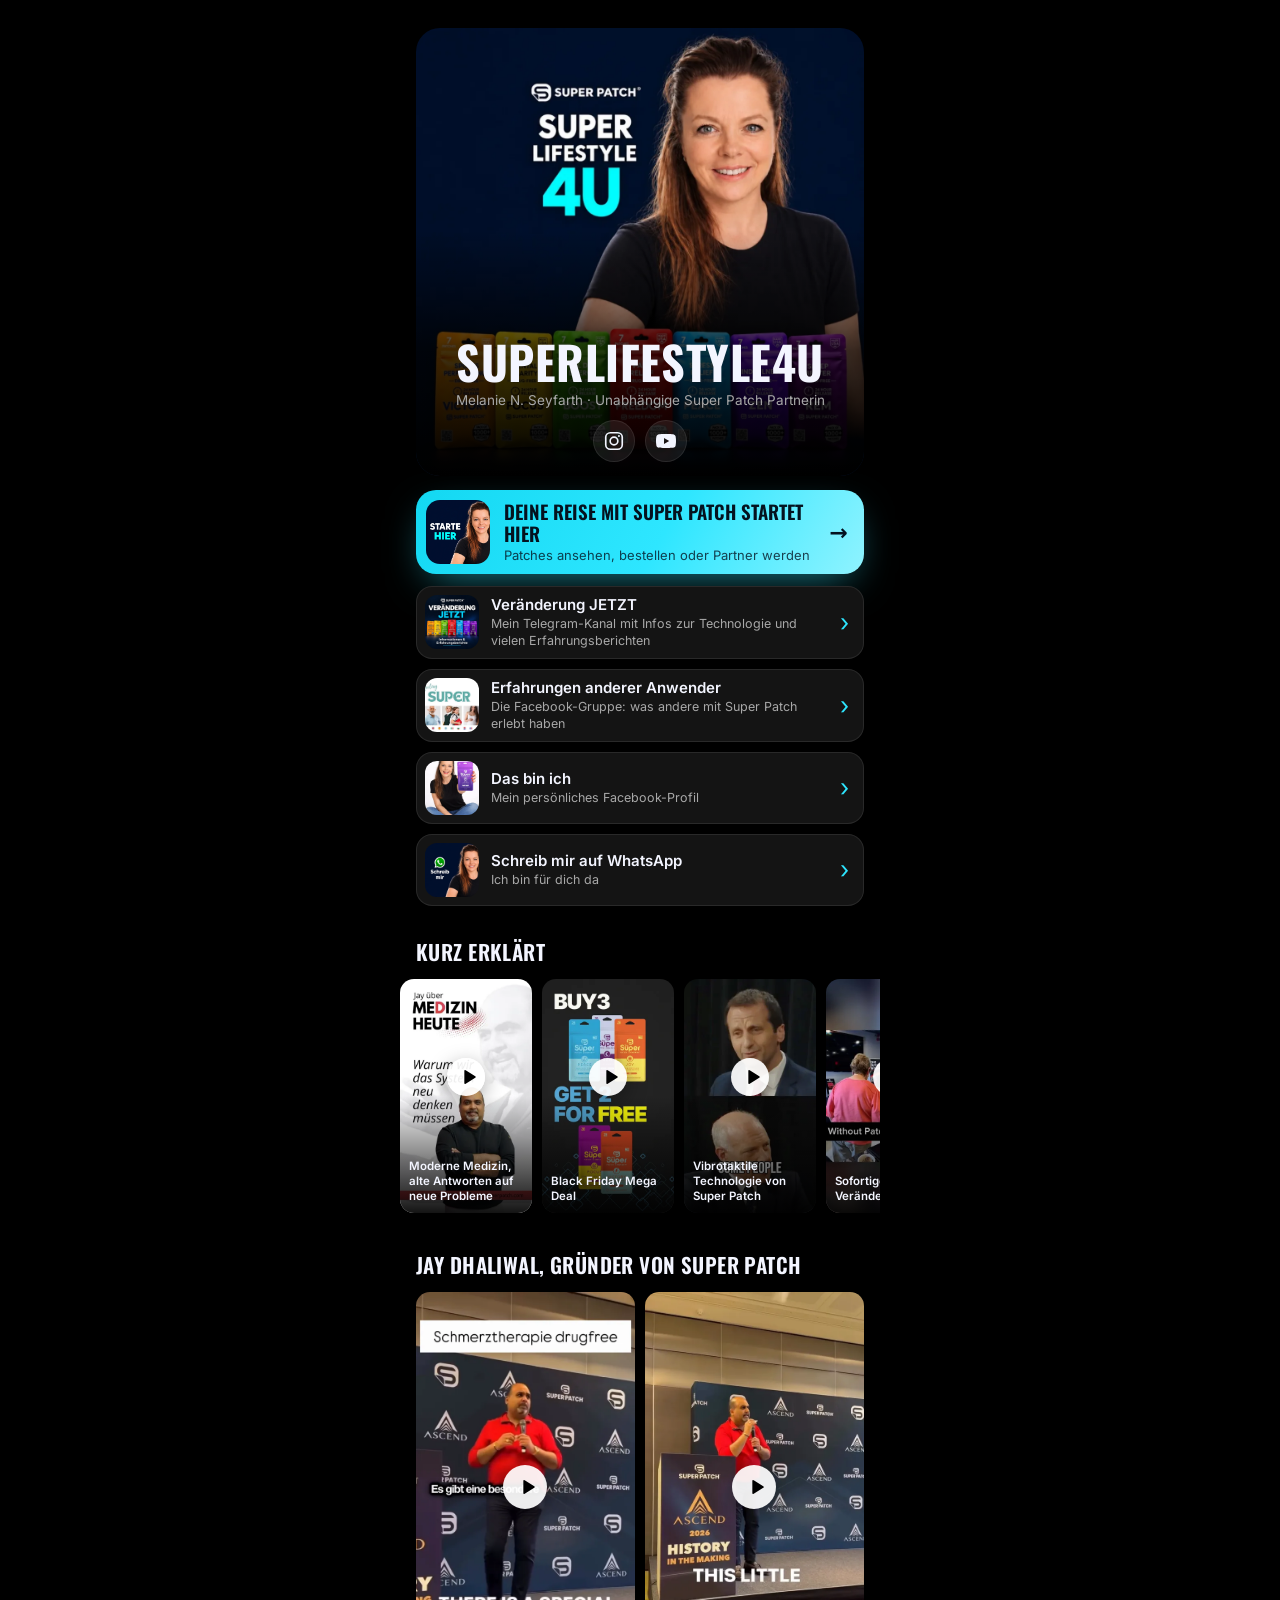
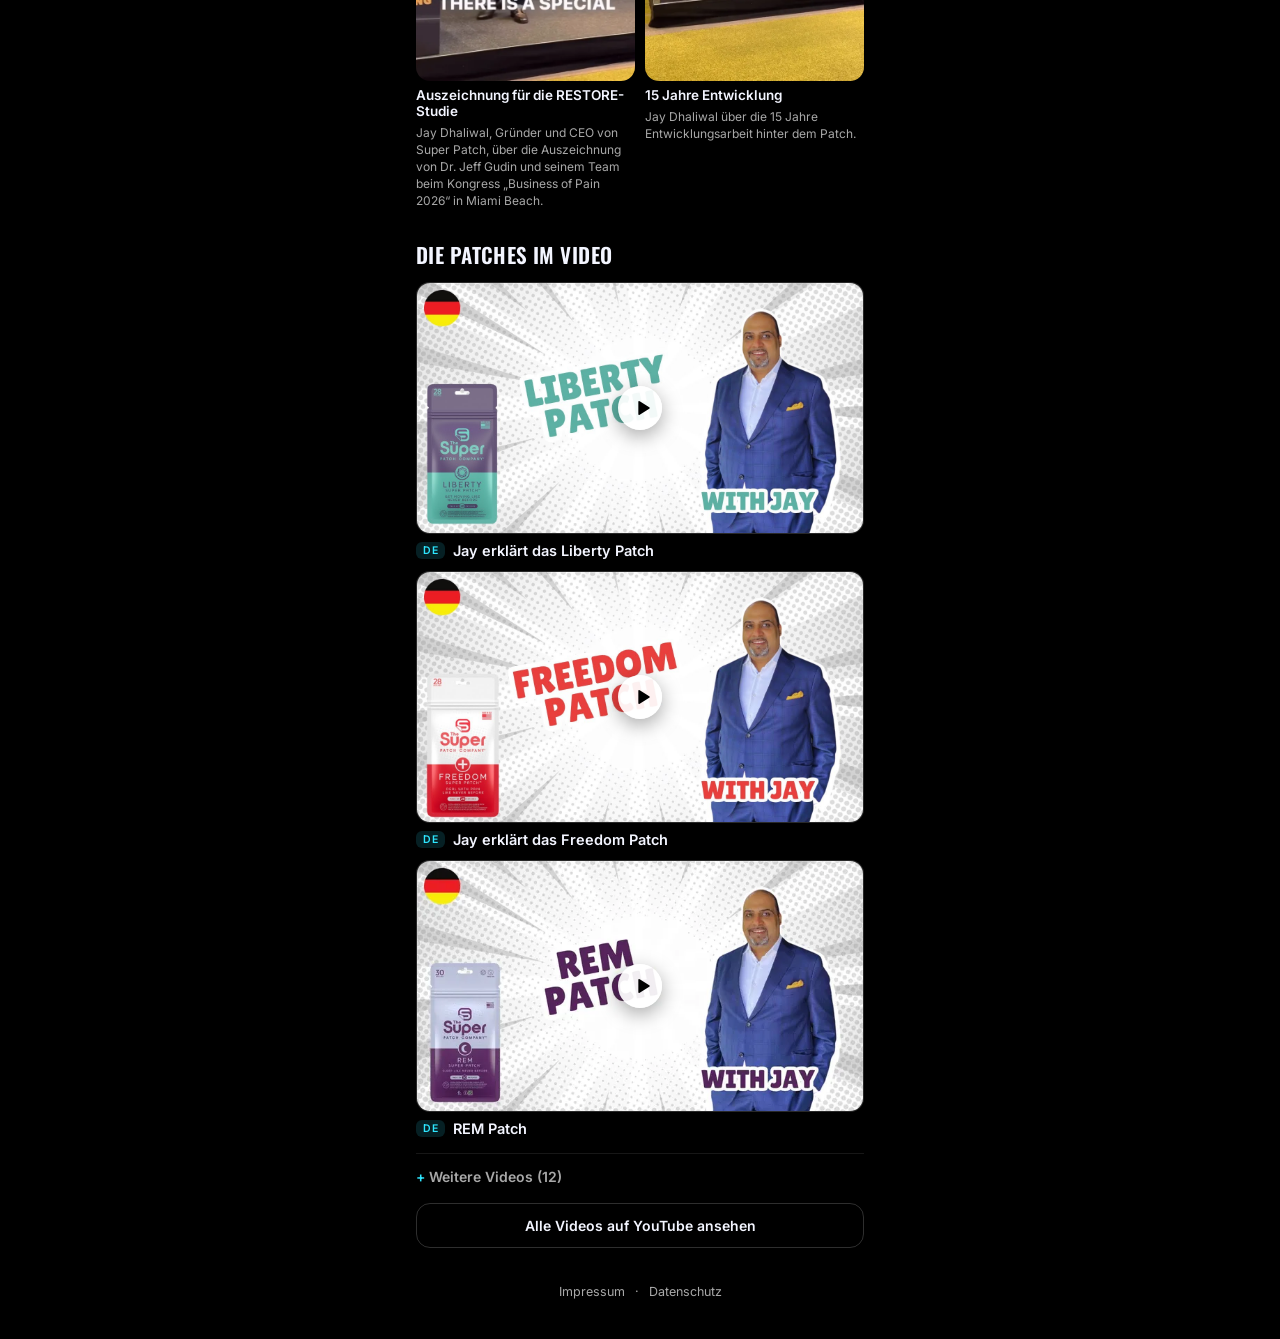
<file: index.html>
<!doctype html>
<html lang="de"><head><meta charset="utf-8"><meta name="viewport" content="width=device-width, initial-scale=1">
<title>Superlifestyle4u · Melanie N. Seyfarth</title><meta name="description" content="Super Patch: Infos, Erfahrungsberichte, Videos und Kontakt zu Melanie."><meta name="author" content="Melanie N. Seyfarth">
<meta property="og:title" content="Superlifestyle4u · Melanie N. Seyfarth"><meta property="og:description" content="Super Patch: Infos, Erfahrungsberichte, Videos und Kontakt zu Melanie."><meta property="og:type" content="website"><meta property="og:image" content="https://rseyfarth.github.io/superlifestyle4u/assets/og.jpg"><meta property="og:url" content="https://rseyfarth.github.io/superlifestyle4u/"><meta name="twitter:card" content="summary_large_image">
<link rel="icon" href="assets/avatar.png"><link rel="apple-touch-icon" href="assets/avatar.png"><link rel="stylesheet" href="style.css?v=f6229a7b"></head>
<body class="sl-page"><div class="sl-ambient" aria-hidden="true"></div>
<main class="sl-col">
<header class="sl-hero"><img src="assets/hero.webp" alt="Melanie N. Seyfarth mit den Super Patch Sorten" class="sl-hero-img"><div class="sl-hero-fade"></div>
<div class="sl-hero-text"><h1 class="sl-name">Superlifestyle4u</h1><p class="sl-role">Melanie N. Seyfarth · Unabhängige Super Patch Partnerin</p>
<div class="sl-social"><a href="https://www.instagram.com/superlifestyle4u" target="_blank" rel="noopener noreferrer" aria-label="Instagram" class="sl-social-btn"><svg viewBox="0 0 24 24" width="22" height="22" fill="none" stroke="currentColor" stroke-width="1.8"><rect x="3" y="3" width="18" height="18" rx="5"/><circle cx="12" cy="12" r="4.2"/><circle cx="17.4" cy="6.6" r="1.1" fill="currentColor" stroke="none"/></svg></a>
<a href="https://www.youtube.com/@heilberatung" target="_blank" rel="noopener noreferrer" aria-label="YouTube" class="sl-social-btn"><svg viewBox="0 0 24 24" width="24" height="24" fill="currentColor"><path d="M21.6 7.2a2.5 2.5 0 0 0-1.76-1.77C18.27 5 12 5 12 5s-6.27 0-7.84.43A2.5 2.5 0 0 0 2.4 7.2 26 26 0 0 0 2 12a26 26 0 0 0 .4 4.8 2.5 2.5 0 0 0 1.76 1.77C5.73 19 12 19 12 19s6.27 0 7.84-.43a2.5 2.5 0 0 0 1.76-1.77A26 26 0 0 0 22 12a26 26 0 0 0-.4-4.8zM10 15V9l5.2 3L10 15z"/></svg></a></div></div></header>
<a href="https://dein.superpatch.com/" target="_blank" rel="noopener noreferrer" class="sl-main-cta"><img src="assets/start.webp" alt="" class="sl-main-cta-img"><span class="sl-main-cta-body"><span class="sl-main-cta-title">Deine Reise mit Super Patch startet hier</span><span class="sl-main-cta-text">Patches ansehen, bestellen oder Partner werden</span></span><span class="sl-main-cta-arrow" aria-hidden="true">→</span></a>
<nav class="sl-links" aria-label="Links"><a href="https://t.me/veraenderungjetzt" target="_blank" rel="noopener noreferrer" class="sl-link"><img src="assets/telegram.webp" alt="" class="sl-link-img"><span class="sl-link-body"><span class="sl-link-title">Veränderung JETZT</span><span class="sl-link-text">Mein Telegram-Kanal mit Infos zur Technologie und vielen Erfahrungsberichten</span></span><span class="sl-link-arrow" aria-hidden="true">›</span></a><a href="https://m.facebook.com/groups/956448215670293/" target="_blank" rel="noopener noreferrer" class="sl-link"><img src="assets/community.webp" alt="" class="sl-link-img"><span class="sl-link-body"><span class="sl-link-title">Erfahrungen anderer Anwender</span><span class="sl-link-text">Die Facebook-Gruppe: was andere mit Super Patch erlebt haben</span></span><span class="sl-link-arrow" aria-hidden="true">›</span></a><a href="https://www.facebook.com/share/16iSZDcPRD/" target="_blank" rel="noopener noreferrer" class="sl-link"><img src="assets/profil.webp" alt="" class="sl-link-img"><span class="sl-link-body"><span class="sl-link-title">Das bin ich</span><span class="sl-link-text">Mein persönliches Facebook-Profil</span></span><span class="sl-link-arrow" aria-hidden="true">›</span></a><a href="https://wa.me/4915156085551" target="_blank" rel="noopener noreferrer" class="sl-link"><img src="assets/whatsapp.webp" alt="" class="sl-link-img"><span class="sl-link-body"><span class="sl-link-title">Schreib mir auf WhatsApp</span><span class="sl-link-text">Ich bin für dich da</span></span><span class="sl-link-arrow" aria-hidden="true">›</span></a></nav>
<section class="sl-section"><h2 class="sl-h2">Kurz erklärt</h2><div class="sl-shorts"><button type="button" class="sl-short" data-yt="hqQiaKcssfo" data-tall="1"><img src="assets/yt/hqQiaKcssfo.webp" alt="" loading="lazy" class="sl-short-img"><span class="sl-play" aria-hidden="true"><svg viewBox="0 0 24 24" width="22" height="22" fill="currentColor"><path d="M8 5.5v13a1 1 0 0 0 1.5.86l10.4-6.5a1 1 0 0 0 0-1.72L9.5 4.64A1 1 0 0 0 8 5.5z"/></svg></span><span class="sl-short-title">Moderne Medizin, alte Antworten auf neue Probleme</span></button><button type="button" class="sl-short" data-yt="ID4qA0dTEJg" data-tall="1"><img src="assets/yt/ID4qA0dTEJg.webp" alt="" loading="lazy" class="sl-short-img"><span class="sl-play" aria-hidden="true"><svg viewBox="0 0 24 24" width="22" height="22" fill="currentColor"><path d="M8 5.5v13a1 1 0 0 0 1.5.86l10.4-6.5a1 1 0 0 0 0-1.72L9.5 4.64A1 1 0 0 0 8 5.5z"/></svg></span><span class="sl-short-title">Black Friday Mega Deal</span></button><button type="button" class="sl-short" data-yt="Ih1LGjGePOM" data-tall="1"><img src="assets/yt/Ih1LGjGePOM.webp" alt="" loading="lazy" class="sl-short-img"><span class="sl-play" aria-hidden="true"><svg viewBox="0 0 24 24" width="22" height="22" fill="currentColor"><path d="M8 5.5v13a1 1 0 0 0 1.5.86l10.4-6.5a1 1 0 0 0 0-1.72L9.5 4.64A1 1 0 0 0 8 5.5z"/></svg></span><span class="sl-short-title">Vibrotaktile Technologie von Super Patch</span></button><button type="button" class="sl-short" data-yt="hR-Yp6534fc" data-tall="1"><img src="assets/yt/hR-Yp6534fc.webp" alt="" loading="lazy" class="sl-short-img"><span class="sl-play" aria-hidden="true"><svg viewBox="0 0 24 24" width="22" height="22" fill="currentColor"><path d="M8 5.5v13a1 1 0 0 0 1.5.86l10.4-6.5a1 1 0 0 0 0-1.72L9.5 4.64A1 1 0 0 0 8 5.5z"/></svg></span><span class="sl-short-title">Sofortige Veränderung</span></button><button type="button" class="sl-short" data-yt="P-tJDqF7eNo" data-tall="1"><img src="assets/yt/P-tJDqF7eNo.webp" alt="" loading="lazy" class="sl-short-img"><span class="sl-play" aria-hidden="true"><svg viewBox="0 0 24 24" width="22" height="22" fill="currentColor"><path d="M8 5.5v13a1 1 0 0 0 1.5.86l10.4-6.5a1 1 0 0 0 0-1.72L9.5 4.64A1 1 0 0 0 8 5.5z"/></svg></span><span class="sl-short-title">Schmerzen: Die Studie zeigt …</span></button><button type="button" class="sl-short" data-yt="ETkhepRYbS8" data-tall="1"><img src="assets/yt/ETkhepRYbS8.webp" alt="" loading="lazy" class="sl-short-img"><span class="sl-play" aria-hidden="true"><svg viewBox="0 0 24 24" width="22" height="22" fill="currentColor"><path d="M8 5.5v13a1 1 0 0 0 1.5.86l10.4-6.5a1 1 0 0 0 0-1.72L9.5 4.64A1 1 0 0 0 8 5.5z"/></svg></span><span class="sl-short-title">Deutliche Stressreduzierung sichtbar</span></button><button type="button" class="sl-short" data-yt="bD5rk8vXZrs" data-tall="1"><img src="assets/yt/bD5rk8vXZrs.webp" alt="" loading="lazy" class="sl-short-img"><span class="sl-play" aria-hidden="true"><svg viewBox="0 0 24 24" width="22" height="22" fill="currentColor"><path d="M8 5.5v13a1 1 0 0 0 1.5.86l10.4-6.5a1 1 0 0 0 0-1.72L9.5 4.64A1 1 0 0 0 8 5.5z"/></svg></span><span class="sl-short-title">Erfahrungsbericht Freedom und Defend</span></button><button type="button" class="sl-short" data-yt="nkMjXvPpNxM" data-tall="1"><img src="assets/yt/nkMjXvPpNxM.webp" alt="" loading="lazy" class="sl-short-img"><span class="sl-play" aria-hidden="true"><svg viewBox="0 0 24 24" width="22" height="22" fill="currentColor"><path d="M8 5.5v13a1 1 0 0 0 1.5.86l10.4-6.5a1 1 0 0 0 0-1.72L9.5 4.64A1 1 0 0 0 8 5.5z"/></svg></span><span class="sl-short-title">Testimony Pain</span></button><button type="button" class="sl-short" data-yt="UfXvNrsKk1Y" data-tall="1"><img src="assets/yt/UfXvNrsKk1Y.webp" alt="" loading="lazy" class="sl-short-img"><span class="sl-play" aria-hidden="true"><svg viewBox="0 0 24 24" width="22" height="22" fill="currentColor"><path d="M8 5.5v13a1 1 0 0 0 1.5.86l10.4-6.5a1 1 0 0 0 0-1.72L9.5 4.64A1 1 0 0 0 8 5.5z"/></svg></span><span class="sl-short-title">28. Oktober 2025</span></button></div></section>
<section class="sl-section"><h2 class="sl-h2">Jay Dhaliwal, Gründer von Super Patch</h2><div class="sl-own"><button type="button" class="sl-own-card" data-mp4="assets/jay-restore.mp4"><span class="sl-own-thumb"><img src="assets/jay-restore.webp" alt="" loading="lazy"><span class="sl-play" aria-hidden="true"><svg viewBox="0 0 24 24" width="22" height="22" fill="currentColor"><path d="M8 5.5v13a1 1 0 0 0 1.5.86l10.4-6.5a1 1 0 0 0 0-1.72L9.5 4.64A1 1 0 0 0 8 5.5z"/></svg></span></span><span class="sl-own-title">Auszeichnung für die RESTORE-Studie</span><span class="sl-own-text">Jay Dhaliwal, Gründer und CEO von Super Patch, über die Auszeichnung von Dr. Jeff Gudin und seinem Team beim Kongress „Business of Pain 2026“ in Miami Beach.</span></button><button type="button" class="sl-own-card" data-mp4="assets/jay-15-jahre.mp4"><span class="sl-own-thumb"><img src="assets/jay-15-jahre.webp" alt="" loading="lazy"><span class="sl-play" aria-hidden="true"><svg viewBox="0 0 24 24" width="22" height="22" fill="currentColor"><path d="M8 5.5v13a1 1 0 0 0 1.5.86l10.4-6.5a1 1 0 0 0 0-1.72L9.5 4.64A1 1 0 0 0 8 5.5z"/></svg></span></span><span class="sl-own-title">15 Jahre Entwicklung</span><span class="sl-own-text">Jay Dhaliwal über die 15 Jahre Entwicklungsarbeit hinter dem Patch.</span></button></div></section>
<section class="sl-section"><h2 class="sl-h2">Die Patches im Video</h2><div class="sl-videos"><button type="button" class="sl-video" data-yt="k8I13t224ok"><span class="sl-video-thumb"><img src="assets/yt/k8I13t224ok.jpg" alt="" loading="lazy"><span class="sl-play" aria-hidden="true"><svg viewBox="0 0 24 24" width="22" height="22" fill="currentColor"><path d="M8 5.5v13a1 1 0 0 0 1.5.86l10.4-6.5a1 1 0 0 0 0-1.72L9.5 4.64A1 1 0 0 0 8 5.5z"/></svg></span></span><span class="sl-video-meta"><span class="sl-lang">DE</span><span class="sl-video-title">Jay erklärt das Liberty Patch</span></span></button><button type="button" class="sl-video" data-yt="mZjBuVmEtS4"><span class="sl-video-thumb"><img src="assets/yt/mZjBuVmEtS4.jpg" alt="" loading="lazy"><span class="sl-play" aria-hidden="true"><svg viewBox="0 0 24 24" width="22" height="22" fill="currentColor"><path d="M8 5.5v13a1 1 0 0 0 1.5.86l10.4-6.5a1 1 0 0 0 0-1.72L9.5 4.64A1 1 0 0 0 8 5.5z"/></svg></span></span><span class="sl-video-meta"><span class="sl-lang">DE</span><span class="sl-video-title">Jay erklärt das Freedom Patch</span></span></button><button type="button" class="sl-video" data-yt="Dt9QMNOUzMY"><span class="sl-video-thumb"><img src="assets/yt/Dt9QMNOUzMY.webp" alt="" loading="lazy"><span class="sl-play" aria-hidden="true"><svg viewBox="0 0 24 24" width="22" height="22" fill="currentColor"><path d="M8 5.5v13a1 1 0 0 0 1.5.86l10.4-6.5a1 1 0 0 0 0-1.72L9.5 4.64A1 1 0 0 0 8 5.5z"/></svg></span></span><span class="sl-video-meta"><span class="sl-lang">DE</span><span class="sl-video-title">REM Patch</span></span></button></div>
<details class="sl-more"><summary>Weitere Videos (12)</summary><div class="sl-videos"><button type="button" class="sl-video" data-yt="yP2oXVvSrqc"><span class="sl-video-thumb"><img src="assets/yt/yP2oXVvSrqc.webp" alt="" loading="lazy"><span class="sl-play" aria-hidden="true"><svg viewBox="0 0 24 24" width="22" height="22" fill="currentColor"><path d="M8 5.5v13a1 1 0 0 0 1.5.86l10.4-6.5a1 1 0 0 0 0-1.72L9.5 4.64A1 1 0 0 0 8 5.5z"/></svg></span></span><span class="sl-video-meta"><span class="sl-lang">DE</span><span class="sl-video-title">Wie die Technologie funktioniert</span></span></button><button type="button" class="sl-video" data-yt="7biT7ZaT4I8"><span class="sl-video-thumb"><img src="assets/yt/7biT7ZaT4I8.webp" alt="" loading="lazy"><span class="sl-play" aria-hidden="true"><svg viewBox="0 0 24 24" width="22" height="22" fill="currentColor"><path d="M8 5.5v13a1 1 0 0 0 1.5.86l10.4-6.5a1 1 0 0 0 0-1.72L9.5 4.64A1 1 0 0 0 8 5.5z"/></svg></span></span><span class="sl-video-meta"><span class="sl-lang">DE</span><span class="sl-video-title">Lumi Patch</span></span></button><button type="button" class="sl-video" data-yt="xzSriNDz28s"><span class="sl-video-thumb"><img src="assets/yt/xzSriNDz28s.webp" alt="" loading="lazy"><span class="sl-play" aria-hidden="true"><svg viewBox="0 0 24 24" width="22" height="22" fill="currentColor"><path d="M8 5.5v13a1 1 0 0 0 1.5.86l10.4-6.5a1 1 0 0 0 0-1.72L9.5 4.64A1 1 0 0 0 8 5.5z"/></svg></span></span><span class="sl-video-meta"><span class="sl-lang">DE</span><span class="sl-video-title">Rocket Patch</span></span></button><button type="button" class="sl-video" data-yt="AbyxyIsGTQU"><span class="sl-video-thumb"><img src="assets/yt/AbyxyIsGTQU.webp" alt="" loading="lazy"><span class="sl-play" aria-hidden="true"><svg viewBox="0 0 24 24" width="22" height="22" fill="currentColor"><path d="M8 5.5v13a1 1 0 0 0 1.5.86l10.4-6.5a1 1 0 0 0 0-1.72L9.5 4.64A1 1 0 0 0 8 5.5z"/></svg></span></span><span class="sl-video-meta"><span class="sl-lang">EN</span><span class="sl-video-title">REM Patch</span></span></button><button type="button" class="sl-video" data-yt="XaWDJxgb1Q4"><span class="sl-video-thumb"><img src="assets/yt/XaWDJxgb1Q4.webp" alt="" loading="lazy"><span class="sl-play" aria-hidden="true"><svg viewBox="0 0 24 24" width="22" height="22" fill="currentColor"><path d="M8 5.5v13a1 1 0 0 0 1.5.86l10.4-6.5a1 1 0 0 0 0-1.72L9.5 4.64A1 1 0 0 0 8 5.5z"/></svg></span></span><span class="sl-video-meta"><span class="sl-lang">EN</span><span class="sl-video-title">Lumi Patch</span></span></button><button type="button" class="sl-video" data-yt="wzXYRicPb5M"><span class="sl-video-thumb"><img src="assets/yt/wzXYRicPb5M.webp" alt="" loading="lazy"><span class="sl-play" aria-hidden="true"><svg viewBox="0 0 24 24" width="22" height="22" fill="currentColor"><path d="M8 5.5v13a1 1 0 0 0 1.5.86l10.4-6.5a1 1 0 0 0 0-1.72L9.5 4.64A1 1 0 0 0 8 5.5z"/></svg></span></span><span class="sl-video-meta"><span class="sl-lang">US</span><span class="sl-video-title">Rocket Patch</span></span></button><button type="button" class="sl-video" data-yt="ml23Q4Ri8j4"><span class="sl-video-thumb"><img src="assets/yt/ml23Q4Ri8j4.webp" alt="" loading="lazy"><span class="sl-play" aria-hidden="true"><svg viewBox="0 0 24 24" width="22" height="22" fill="currentColor"><path d="M8 5.5v13a1 1 0 0 0 1.5.86l10.4-6.5a1 1 0 0 0 0-1.72L9.5 4.64A1 1 0 0 0 8 5.5z"/></svg></span></span><span class="sl-video-meta"><span class="sl-lang">ES</span><span class="sl-video-title">REM Patch</span></span></button><button type="button" class="sl-video" data-yt="9KnTbvGlFtE"><span class="sl-video-thumb"><img src="assets/yt/9KnTbvGlFtE.webp" alt="" loading="lazy"><span class="sl-play" aria-hidden="true"><svg viewBox="0 0 24 24" width="22" height="22" fill="currentColor"><path d="M8 5.5v13a1 1 0 0 0 1.5.86l10.4-6.5a1 1 0 0 0 0-1.72L9.5 4.64A1 1 0 0 0 8 5.5z"/></svg></span></span><span class="sl-video-meta"><span class="sl-lang">ES</span><span class="sl-video-title">Lumi Patch</span></span></button><button type="button" class="sl-video" data-yt="Qd1TK5hhRqw"><span class="sl-video-thumb"><img src="assets/yt/Qd1TK5hhRqw.webp" alt="" loading="lazy"><span class="sl-play" aria-hidden="true"><svg viewBox="0 0 24 24" width="22" height="22" fill="currentColor"><path d="M8 5.5v13a1 1 0 0 0 1.5.86l10.4-6.5a1 1 0 0 0 0-1.72L9.5 4.64A1 1 0 0 0 8 5.5z"/></svg></span></span><span class="sl-video-meta"><span class="sl-lang">ES</span><span class="sl-video-title">Boost Patch</span></span></button><button type="button" class="sl-video" data-yt="cdijfMQuRvA"><span class="sl-video-thumb"><img src="assets/yt/cdijfMQuRvA.webp" alt="" loading="lazy"><span class="sl-play" aria-hidden="true"><svg viewBox="0 0 24 24" width="22" height="22" fill="currentColor"><path d="M8 5.5v13a1 1 0 0 0 1.5.86l10.4-6.5a1 1 0 0 0 0-1.72L9.5 4.64A1 1 0 0 0 8 5.5z"/></svg></span></span><span class="sl-video-meta"><span class="sl-lang">DK</span><span class="sl-video-title">Hvordan Freedom Patch fungerer</span></span></button><button type="button" class="sl-video" data-yt="ZDiafYmS3wg"><span class="sl-video-thumb"><img src="assets/yt/ZDiafYmS3wg.webp" alt="" loading="lazy"><span class="sl-play" aria-hidden="true"><svg viewBox="0 0 24 24" width="22" height="22" fill="currentColor"><path d="M8 5.5v13a1 1 0 0 0 1.5.86l10.4-6.5a1 1 0 0 0 0-1.72L9.5 4.64A1 1 0 0 0 8 5.5z"/></svg></span></span><span class="sl-video-meta"><span class="sl-lang">DK</span><span class="sl-video-title">Hvordan REM Patch fungerer</span></span></button><button type="button" class="sl-video" data-yt="sqTKP4ETPfA"><span class="sl-video-thumb"><img src="assets/yt/sqTKP4ETPfA.webp" alt="" loading="lazy"><span class="sl-play" aria-hidden="true"><svg viewBox="0 0 24 24" width="22" height="22" fill="currentColor"><path d="M8 5.5v13a1 1 0 0 0 1.5.86l10.4-6.5a1 1 0 0 0 0-1.72L9.5 4.64A1 1 0 0 0 8 5.5z"/></svg></span></span><span class="sl-video-meta"><span class="sl-lang">DK</span><span class="sl-video-title">Sådan laver du demoen med Jay</span></span></button></div></details>
<a href="https://www.youtube.com/@heilberatung" target="_blank" rel="noopener noreferrer" class="sl-yt-channel">Alle Videos auf YouTube ansehen</a></section>
<footer class="sl-footer"><a href="impressum.html">Impressum</a><span aria-hidden="true">·</span><a href="datenschutz.html">Datenschutz</a></footer>
</main>
<div class="sl-modal" id="modal" role="dialog" aria-modal="true" hidden><div class="sl-modal-box" id="box"></div><p class="sl-modal-note" id="note">Wiedergabe über YouTube</p></div>
<script>
const m=document.getElementById('modal'),box=document.getElementById('box'),note=document.getElementById('note');
function close(){m.hidden=true;box.innerHTML='';document.body.style.overflow='';}
function open(inner,tall,yt){box.className='sl-modal-box '+(tall?'sl-tall':'sl-wide');box.innerHTML=inner+'<button type="button" class="sl-close" aria-label="Schließen">×</button>';note.hidden=!yt;m.hidden=false;document.body.style.overflow='hidden';box.querySelector('.sl-close').onclick=close;}
document.querySelectorAll('[data-yt]').forEach(b=>b.addEventListener('click',()=>open('<iframe src="https://www.youtube-nocookie.com/embed/'+b.dataset.yt+'?autoplay=1&rel=0&playsinline=1" title="Video" allow="autoplay; encrypted-media; picture-in-picture; fullscreen" allowfullscreen></iframe>',!!b.dataset.tall,true)));
document.querySelectorAll('[data-mp4]').forEach(b=>b.addEventListener('click',()=>open('<video src="'+b.dataset.mp4+'" controls autoplay playsinline></video>',true,false)));
m.addEventListener('click',ev=>{if(ev.target===m)close();});document.addEventListener('keydown',ev=>{if(ev.key==='Escape'&&!m.hidden)close();});
</script></body></html>
</file>
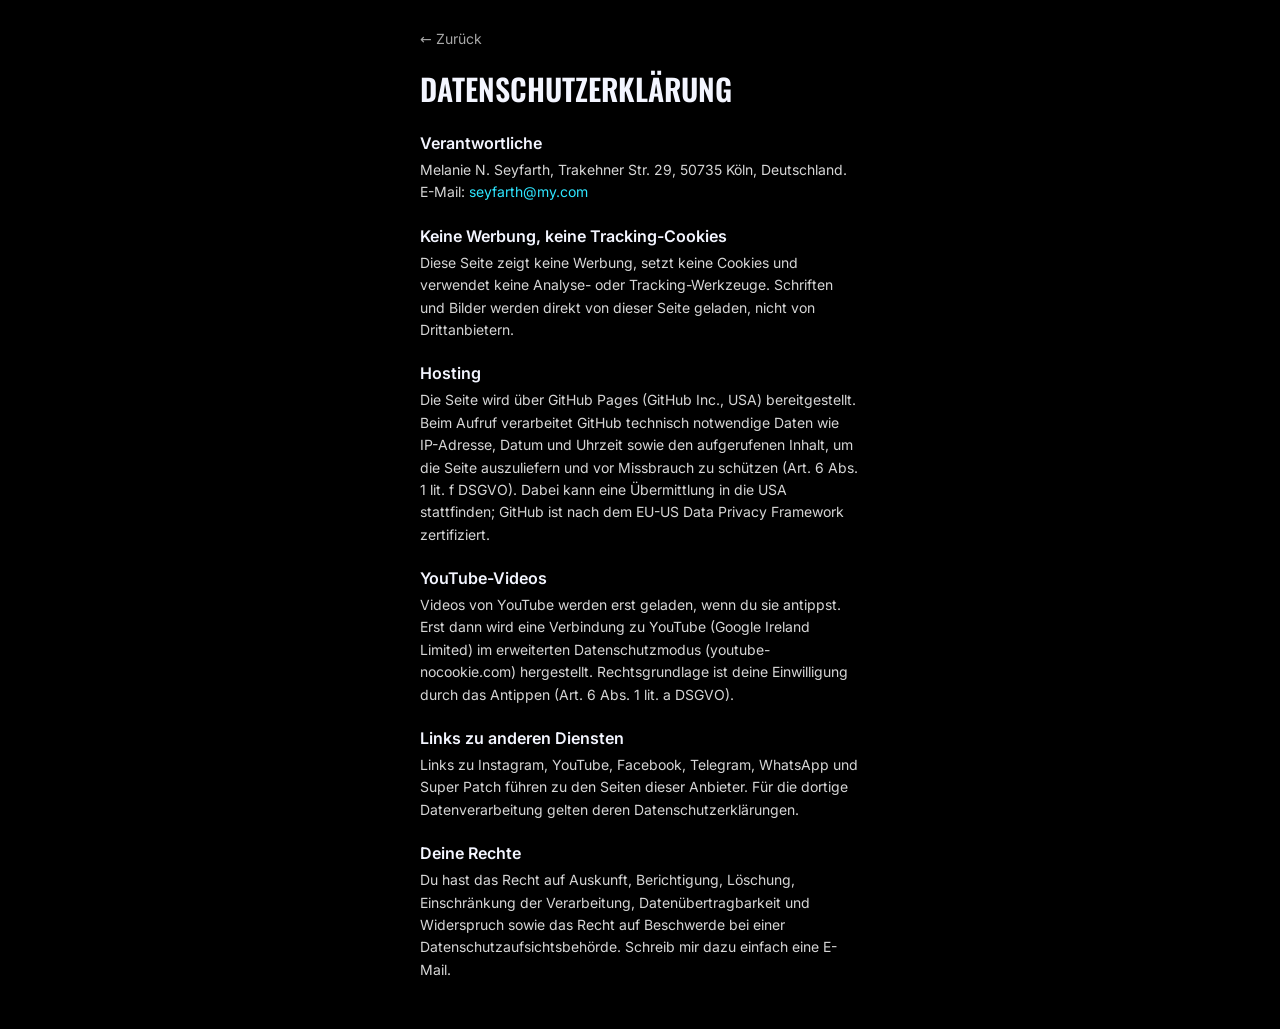
<file: datenschutz.html>
<!doctype html>
<html lang="de"><head><meta charset="utf-8"><meta name="viewport" content="width=device-width, initial-scale=1">
<title>Datenschutz · Superlifestyle4u</title><meta name="description" content="Super Patch: Infos, Erfahrungsberichte, Videos und Kontakt zu Melanie."><meta name="author" content="Melanie N. Seyfarth"><meta name="robots" content="noindex">
<meta property="og:title" content="Superlifestyle4u · Melanie N. Seyfarth"><meta property="og:description" content="Super Patch: Infos, Erfahrungsberichte, Videos und Kontakt zu Melanie."><meta property="og:type" content="website"><meta property="og:image" content="https://rseyfarth.github.io/superlifestyle4u/assets/og.jpg"><meta property="og:url" content="https://rseyfarth.github.io/superlifestyle4u/"><meta name="twitter:card" content="summary_large_image">
<link rel="icon" href="assets/avatar.png"><link rel="apple-touch-icon" href="assets/avatar.png"><link rel="stylesheet" href="style.css?v=f6229a7b"></head>
<body class="sl-page"><main class="sl-col sl-legal"><a href="./" class="sl-back">← Zurück</a><h1>Datenschutzerklärung</h1>
<h2>Verantwortliche</h2><p>Melanie N. Seyfarth, Trakehner Str. 29, 50735 Köln, Deutschland. E-Mail: <a href="mailto:seyfarth@my.com">seyfarth@my.com</a></p>
<h2>Keine Werbung, keine Tracking-Cookies</h2><p>Diese Seite zeigt keine Werbung, setzt keine Cookies und verwendet keine Analyse- oder Tracking-Werkzeuge. Schriften und Bilder werden direkt von dieser Seite geladen, nicht von Drittanbietern.</p>
<h2>Hosting</h2><p>Die Seite wird über GitHub Pages (GitHub Inc., USA) bereitgestellt. Beim Aufruf verarbeitet GitHub technisch notwendige Daten wie IP-Adresse, Datum und Uhrzeit sowie den aufgerufenen Inhalt, um die Seite auszuliefern und vor Missbrauch zu schützen (Art. 6 Abs. 1 lit. f DSGVO). Dabei kann eine Übermittlung in die USA stattfinden; GitHub ist nach dem EU-US Data Privacy Framework zertifiziert.</p>
<h2>YouTube-Videos</h2><p>Videos von YouTube werden erst geladen, wenn du sie antippst. Erst dann wird eine Verbindung zu YouTube (Google Ireland Limited) im erweiterten Datenschutzmodus (youtube-nocookie.com) hergestellt. Rechtsgrundlage ist deine Einwilligung durch das Antippen (Art. 6 Abs. 1 lit. a DSGVO).</p>
<h2>Links zu anderen Diensten</h2><p>Links zu Instagram, YouTube, Facebook, Telegram, WhatsApp und Super Patch führen zu den Seiten dieser Anbieter. Für die dortige Datenverarbeitung gelten deren Datenschutzerklärungen.</p>
<h2>Deine Rechte</h2><p>Du hast das Recht auf Auskunft, Berichtigung, Löschung, Einschränkung der Verarbeitung, Datenübertragbarkeit und Widerspruch sowie das Recht auf Beschwerde bei einer Datenschutzaufsichtsbehörde. Schreib mir dazu einfach eine E-Mail.</p></main></body></html>
</file>
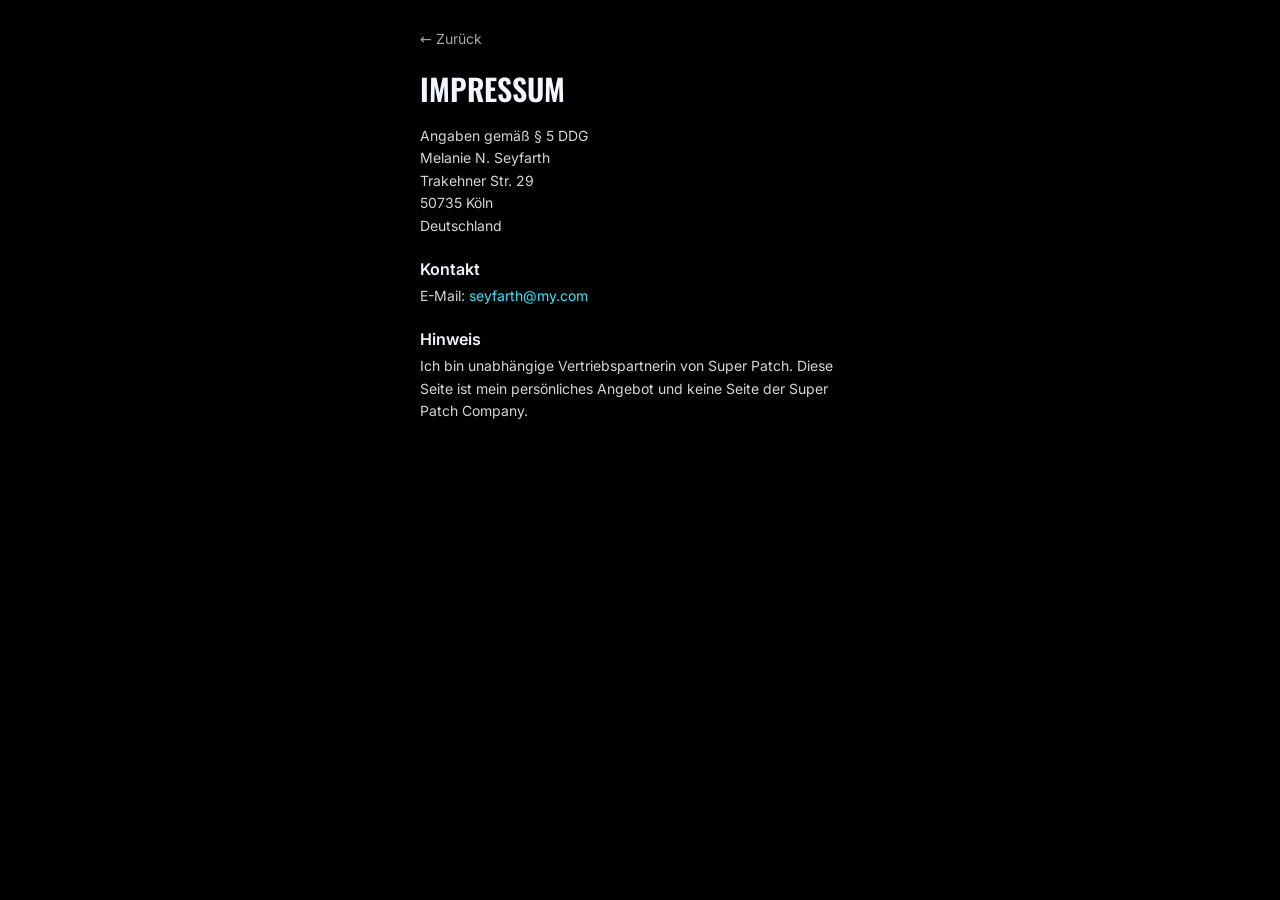
<file: impressum.html>
<!doctype html>
<html lang="de"><head><meta charset="utf-8"><meta name="viewport" content="width=device-width, initial-scale=1">
<title>Impressum · Superlifestyle4u</title><meta name="description" content="Super Patch: Infos, Erfahrungsberichte, Videos und Kontakt zu Melanie."><meta name="author" content="Melanie N. Seyfarth"><meta name="robots" content="noindex">
<meta property="og:title" content="Superlifestyle4u · Melanie N. Seyfarth"><meta property="og:description" content="Super Patch: Infos, Erfahrungsberichte, Videos und Kontakt zu Melanie."><meta property="og:type" content="website"><meta property="og:image" content="https://rseyfarth.github.io/superlifestyle4u/assets/og.jpg"><meta property="og:url" content="https://rseyfarth.github.io/superlifestyle4u/"><meta name="twitter:card" content="summary_large_image">
<link rel="icon" href="assets/avatar.png"><link rel="apple-touch-icon" href="assets/avatar.png"><link rel="stylesheet" href="style.css?v=f6229a7b"></head>
<body class="sl-page"><main class="sl-col sl-legal"><a href="./" class="sl-back">← Zurück</a><h1>Impressum</h1><p>Angaben gemäß § 5 DDG</p>
<p>Melanie N. Seyfarth<br>Trakehner Str. 29<br>50735 Köln<br>Deutschland</p><h2>Kontakt</h2><p>E-Mail: <a href="mailto:seyfarth@my.com">seyfarth@my.com</a></p>
<h2>Hinweis</h2><p>Ich bin unabhängige Vertriebspartnerin von Super Patch. Diese Seite ist mein persönliches Angebot und keine Seite der Super Patch Company.</p></main></body></html>
</file>
<file: style.css>
*,*::before,*::after{box-sizing:border-box;margin:0;padding:0}
html{-webkit-text-size-adjust:100%}
img,video{display:block;max-width:100%}
a{color:inherit;text-decoration:none}
button{background:none;border:0;color:inherit;font:inherit;padding:0;cursor:pointer}
details summary{cursor:pointer}

@font-face{font-family:"Oswald";font-weight:500;font-display:swap;src:url("fonts/oswald-500.woff2") format("woff2")}
@font-face{font-family:"Oswald";font-weight:600;font-display:swap;src:url("fonts/oswald-600.woff2") format("woff2")}
@font-face{font-family:"Oswald";font-weight:700;font-display:swap;src:url("fonts/oswald-700.woff2") format("woff2")}
@font-face{font-family:"Inter";font-weight:400;font-display:swap;src:url("fonts/inter-400.woff2") format("woff2")}
@font-face{font-family:"Inter";font-weight:500;font-display:swap;src:url("fonts/inter-500.woff2") format("woff2")}
@font-face{font-family:"Inter";font-weight:600;font-display:swap;src:url("fonts/inter-600.woff2") format("woff2")}

:root{--sl-bg:#000;--sl-card:#141414;--sl-line:rgba(255,255,255,.09);--sl-text:#f3f5ff;--sl-muted:#a8a8a8;--sl-cyan:#2ee6ff;--sl-warm:#ff5a3c}

.sl-page{position:relative;min-height:100vh;min-height:100dvh;background:var(--sl-bg);color:var(--sl-text);font-family:"Inter",system-ui,sans-serif;overflow-x:hidden}
.sl-ambient{display:none}
.sl-col{position:relative;z-index:1;width:100%;max-width:480px;margin:0 auto;padding:0 0 40px}

.sl-hero{position:relative;aspect-ratio:1/1;overflow:hidden}
.sl-hero-img{width:100%;height:100%;object-fit:cover}
.sl-hero-fade{position:absolute;inset:0;background:linear-gradient(to bottom,transparent 45%,rgba(0,0,0,.75) 72%,var(--sl-bg) 100%)}
.sl-hero-text{position:absolute;left:0;right:0;bottom:14px;text-align:center;padding:0 20px}
.sl-name{font-family:"Oswald",sans-serif;font-weight:700;font-size:clamp(34px,10vw,46px);line-height:1;letter-spacing:.01em;text-transform:uppercase}
.sl-role{margin-top:8px;font-size:13.5px;color:var(--sl-muted)}
.sl-social{margin-top:12px;display:flex;justify-content:center;gap:10px}
.sl-social-btn{width:42px;height:42px;display:grid;place-items:center;border-radius:999px;background:rgba(255,255,255,.08);border:1px solid var(--sl-line);transition:background .2s,transform .2s}
.sl-social-btn:hover{background:rgba(46,230,255,.16);transform:translateY(-1px)}

.sl-main-cta{margin:14px 16px 0;display:flex;align-items:center;gap:14px;padding:10px 16px 10px 10px;border-radius:20px;background:linear-gradient(120deg,#13d8f2,#2ee6ff 55%,#8ff3ff);color:#04121f;box-shadow:0 14px 40px -14px rgba(46,230,255,.6);transition:transform .2s,box-shadow .2s}
.sl-main-cta:hover{transform:translateY(-2px);box-shadow:0 18px 46px -14px rgba(46,230,255,.75)}
.sl-main-cta-img{width:64px;height:64px;border-radius:14px;object-fit:cover;flex:none}
.sl-main-cta-body{display:flex;flex-direction:column;gap:3px;flex:1;min-width:0}
.sl-main-cta-title{font-family:"Oswald",sans-serif;font-weight:600;font-size:19px;line-height:1.15;text-transform:uppercase}
.sl-main-cta-text{font-size:13px;opacity:.78}
.sl-main-cta-arrow{font-size:22px;font-weight:600}

.sl-links{margin:12px 16px 0;display:flex;flex-direction:column;gap:10px}
.sl-link{display:flex;align-items:center;gap:12px;padding:8px 14px 8px 8px;border-radius:16px;background:var(--sl-card);border:1px solid var(--sl-line);transition:background .2s,border-color .2s,transform .2s}
.sl-link:hover{background:#1d1d1d;border-color:rgba(46,230,255,.35);transform:translateX(2px)}
.sl-link-img{width:54px;height:54px;border-radius:12px;object-fit:cover;flex:none}
.sl-link-body{display:flex;flex-direction:column;gap:2px;flex:1;min-width:0}
.sl-link-title{font-weight:600;font-size:15px}
.sl-link-text{font-size:12.5px;color:var(--sl-muted);line-height:1.35}
.sl-link-arrow{font-size:24px;color:var(--sl-cyan)}

.sl-section{margin-top:30px;padding:0 16px}
.sl-h2{font-family:"Oswald",sans-serif;font-weight:600;font-size:21px;text-transform:uppercase;letter-spacing:.02em;margin-bottom:12px}

.sl-shorts{display:flex;gap:10px;overflow-x:auto;scroll-snap-type:x mandatory;margin:0 -16px;padding:0 16px 6px;scrollbar-width:none}
.sl-shorts::-webkit-scrollbar{display:none}
.sl-short{position:relative;flex:none;width:132px;aspect-ratio:9/16;border-radius:14px;overflow:hidden;scroll-snap-align:start;background:var(--sl-card);text-align:left}
.sl-short-img{width:100%;height:100%;object-fit:cover;transition:transform .35s}
.sl-short:hover .sl-short-img{transform:scale(1.04)}
.sl-short::after{content:"";position:absolute;inset:0;background:linear-gradient(to bottom,transparent 50%,rgba(0,0,0,.92))}
.sl-short-title{position:absolute;z-index:1;left:9px;right:9px;bottom:9px;font-size:11.5px;font-weight:600;line-height:1.3;display:-webkit-box;-webkit-line-clamp:3;-webkit-box-orient:vertical;overflow:hidden}

.sl-play{position:absolute;z-index:1;top:50%;left:50%;transform:translate(-50%,-50%);width:44px;height:44px;border-radius:999px;display:grid;place-items:center;background:rgba(255,255,255,.92);color:#000;padding-left:3px;box-shadow:0 6px 20px rgba(0,0,0,.35)}
.sl-short .sl-play{top:42%;width:38px;height:38px}

.sl-own{display:grid;grid-template-columns:1fr 1fr;gap:10px}
.sl-own-card{display:flex;flex-direction:column;text-align:left;gap:6px}
.sl-own-thumb{position:relative;aspect-ratio:9/16;border-radius:14px;overflow:hidden;background:var(--sl-card)}
.sl-own-thumb img{width:100%;height:100%;object-fit:cover}
.sl-own-title{font-weight:600;font-size:13.5px}
.sl-own-text{font-size:12px;color:var(--sl-muted);line-height:1.4}

.sl-videos{display:flex;flex-direction:column;gap:12px}
.sl-video{display:flex;flex-direction:column;gap:8px;text-align:left}
.sl-video-thumb{position:relative;aspect-ratio:16/9;border-radius:14px;overflow:hidden;background:var(--sl-card);border:1px solid var(--sl-line)}
.sl-video-thumb img{width:100%;height:100%;object-fit:cover;transition:transform .35s}
.sl-video:hover .sl-video-thumb img{transform:scale(1.03)}
.sl-video-meta{display:flex;align-items:center;gap:8px}
.sl-lang{font-size:10.5px;font-weight:600;letter-spacing:.06em;padding:2px 7px;border-radius:6px;background:rgba(46,230,255,.14);color:var(--sl-cyan)}
.sl-video-title{font-weight:600;font-size:14.5px}

.sl-more{margin-top:16px;border-top:1px solid var(--sl-line);padding-top:14px}
.sl-more summary{font-weight:600;font-size:14px;color:var(--sl-muted);list-style:none}
.sl-more summary::-webkit-details-marker{display:none}
.sl-more summary::before{content:"+ ";color:var(--sl-cyan)}
.sl-more[open] summary::before{content:"− "}
.sl-more[open] .sl-videos{margin-top:14px}
.sl-yt-channel{display:block;margin-top:18px;text-align:center;padding:13px;border-radius:14px;border:1px solid rgba(255,255,255,.18);font-weight:600;font-size:14px;transition:border-color .2s,background .2s}
.sl-yt-channel:hover{border-color:var(--sl-warm);background:rgba(255,90,60,.08)}

.sl-footer{margin-top:36px;display:flex;justify-content:center;gap:10px;font-size:12.5px;color:var(--sl-muted)}
.sl-footer a:hover{color:var(--sl-text)}

.sl-modal{position:fixed;inset:0;z-index:50;background:rgba(0,0,0,.92);-webkit-backdrop-filter:blur(8px);backdrop-filter:blur(8px);display:flex;flex-direction:column;align-items:center;justify-content:center;padding:16px}
.sl-modal[hidden],.sl-modal-note[hidden]{display:none}
.sl-modal-box{position:relative;background:#000;border-radius:16px;overflow:hidden}
.sl-tall{width:min(92vw,calc(82vh * 9 / 16));aspect-ratio:9/16}
.sl-wide{width:min(94vw,900px);aspect-ratio:16/9}
.sl-modal-box iframe,.sl-modal-box video{width:100%;height:100%;border:0}
.sl-close{position:absolute;top:8px;right:8px;width:36px;height:36px;border-radius:999px;background:rgba(0,0,0,.6);color:#fff;font-size:22px;line-height:1}
.sl-modal-note{margin-top:10px;font-size:11.5px;color:var(--sl-muted)}

.sl-legal{padding:28px 20px 48px}
.sl-legal h1{font-family:"Oswald",sans-serif;font-weight:600;font-size:30px;text-transform:uppercase;margin:18px 0 14px}
.sl-legal h2{font-weight:600;font-size:16px;margin:22px 0 6px}
.sl-legal p{font-size:14px;line-height:1.6;color:#d6d6d6}
.sl-legal a{color:var(--sl-cyan)}
.sl-back{font-size:14px;color:var(--sl-muted)!important}

@media (min-width:720px){.sl-col{padding-top:28px}.sl-hero{border-radius:24px;margin:0 16px}}
@media (prefers-reduced-motion:reduce){.sl-page *{transition:none!important}}
</file>
